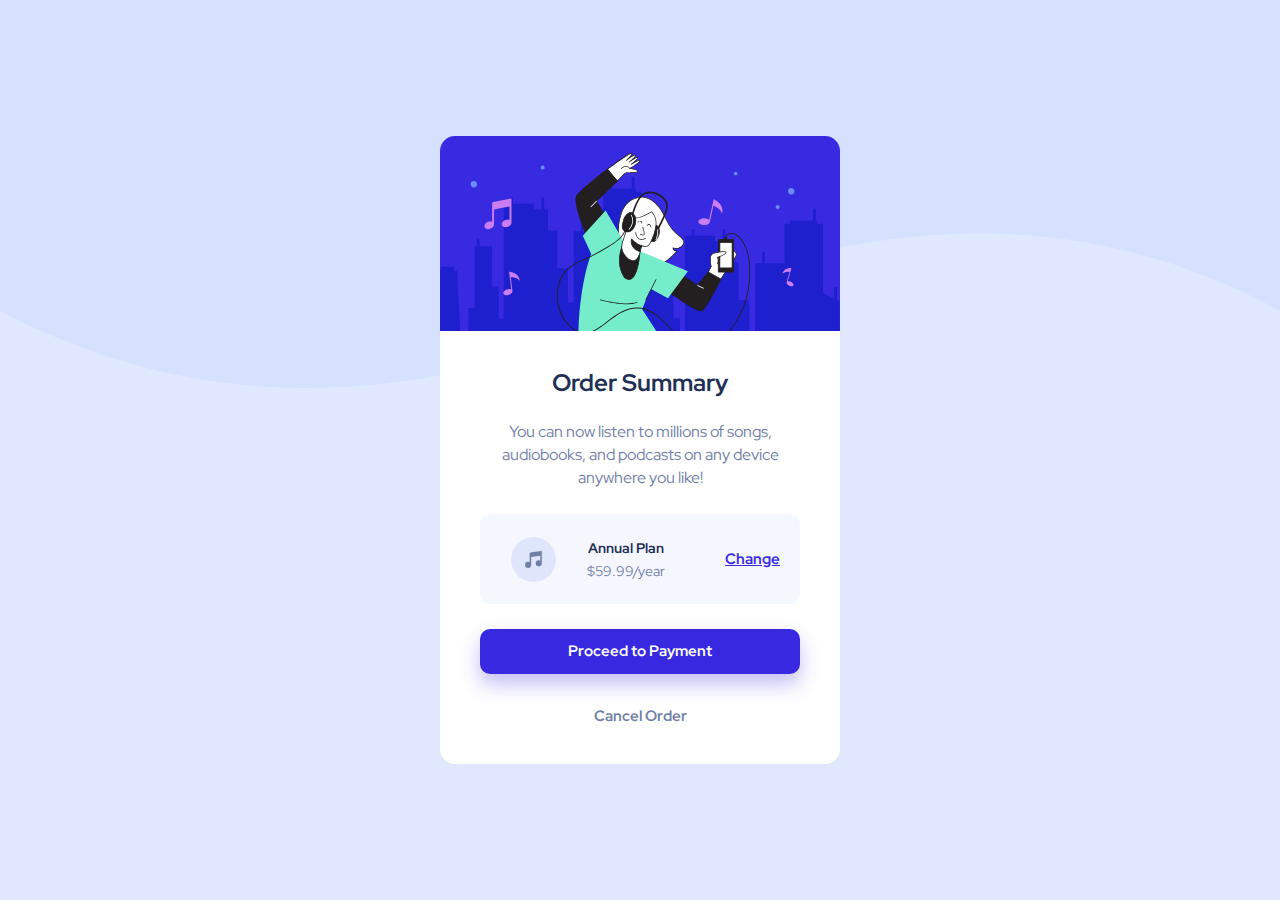
<file: index.html>
<!DOCTYPE html>
<html lang="en">
<head>
  <meta charset="UTF-8">
  <meta name="viewport" content="width=device-width, initial-scale=1.0"> <!-- displays site properly based on user's device -->

  <link rel="icon" type="image/png" sizes="32x32" href="./images/favicon-32x32.png">
  <link rel="stylesheet" href="assets/styles/main.css">
  <title> Order summary card</title>
</head>
<body>
  <main>
    <div class="container"> 
      <div class="background">
        <img src="assets/images/pattern-background-desktop.svg" alt="" class="desktop-background">
        <img src="assets/images/pattern-background-mobile.svg" alt="" class="mobile-background">
      </div>
      <div class="order-card"> 
        <img src="assets/images/illustration-hero.svg" alt="Person dancing happily while listening to music." class="hero-img">
        <div class="main-card">
          <h1> Order Summary </h1>
          <p class="description"> You can now listen to millions of songs, audiobooks, and podcasts on any device anywhere you like!</p>
          <div class="plan-btn"> 
            <div class="plan-btn-main"> 
              <img src="assets/images/icon-music.svg" alt="" class="music-img">
              <div class="plan-btn-text"> 
                <p id="annual-text"> Annual Plan</p>
                <p> $59.99/year</p>
              </div>
            </div>
            <a href="#" class="change-text">Change</a> 
          </div>
          <div class="payment-btn">
            <a href="#"> Proceed to Payment</a> 
          </div>
          <a href="#" class="cancel-btn"> Cancel Order</a>  
        </div>
      </div>
    </div>
  </main>

</body>
</html>
</file>
<file: assets/styles/main.css>
@import url('https://fonts.googleapis.com/css2?family=Red+Hat+Display:wght@500;700;900&display=swap');

/* CSS Resets */

/* http://meyerweb.com/eric/tools/css/reset/ 
   v2.0 | 20110126
   License: none (public domain)
*/

html, body, div, span, applet, object, iframe,
h1, h2, h3, h4, h5, h6, p, blockquote, pre,
a, abbr, acronym, address, big, cite, code,
del, dfn, em, img, ins, kbd, q, s, samp,
small, strike, strong, sub, sup, tt, var,
b, u, i, center,
dl, dt, dd, ol, ul, li,
fieldset, form, label, legend,
table, caption, tbody, tfoot, thead, tr, th, td,
article, aside, canvas, details, embed, 
figure, figcaption, footer, header, hgroup, 
menu, nav, output, ruby, section, summary,
time, mark, audio, video {
	margin: 0;
	padding: 0;
	border: 0;
	font-size: 100%;
	font: inherit;
	vertical-align: baseline;
}
/* HTML5 display-role reset for older browsers */
article, aside, details, figcaption, figure, 
footer, header, hgroup, menu, nav, section {
	display: block;
}
body {
	line-height: 1;
}
ol, ul {
	list-style: none;
}
blockquote, q {
	quotes: none;
}
blockquote:before, blockquote:after,
q:before, q:after {
	content: '';
	content: none;
}
table {
	border-collapse: collapse;
	border-spacing: 0;
}

/* General styles */

body {
	background-color: hsl(225, 100%, 94%)
}

h1 {
	font-family: 'Red Hat Display', sans-serif;
	font-weight: bold;
	font-size: 24px;
	padding-top: 40px;
	text-align: center;
	color: hsl(223, 47%, 23%);
}

p {
	font-family: 'Red Hat Display', sans-serif;
	font-size: 16px;
	text-align: center;
	color: hsl(224, 23%, 55%);
}

a {
	font-family: 'Red Hat Display', sans-serif;
	font-size: 15px;
}

img {
	width: 100%;
}

/* Background */

.background {
	grid-row: 1 / -1;
	grid-column: 1 / -1;
	z-index: 1;
}

.mobile-background {
	display: none;
}

/* Order Summary Card */

.container {
	display: grid;
	height: 100vh;
}

.order-card {
	grid-row: 1 / -1;
	grid-column: 1 / -1;
	z-index: 2;
	justify-self: center;
	align-self: center;
	width: 400px;
	display: grid;
	grid-template-columns: 1fr;
}

.main-card {
	display: grid;
	grid-template-columns: 1fr;
	gap: 25px;
	background: white;
	border-radius: 0px 0px 15px 15px;
	justify-items: center;
	align-items: center;
}

/* Images */

img.hero-img {
	border-radius: 15px 15px 0px 0px;
}

.music-img {
	width: 45px;
	justify-self: center;
}

/* Text */

.description {
	margin: 0px 30px 0px 30px;
	line-height: 23px; 
}

#annual-text {
	color: hsl(223, 47%, 23%);
	font-weight: bold;
}

.change-text {
	grid-column: span 1 \ -1;
    padding-right: 20px;
	justify-self: right;
	font-weight: bold;
	color: hsl(245, 75%, 52%);
}

.change-text:active {
	text-decoration: none;
	color: hsl(245, 75%, 52%, 0.7);
}

/* Buttons */
.plan-btn {
	display: grid;
	grid-template-columns: repeat(3, 1fr);
	align-items: center;
	height: 90px;
	width: 80%;
	border-radius: 10px 10px 10px 10px;
	background: hsl(225, 100%, 98%);
	border-style: none;
}

.plan-btn-main {
	display: grid;
	grid-template-columns: repeat(2, 1fr);
	grid-column: span 2 / 3;
    justify-items: left;
}

.plan-btn-text {
	display: grid;
	align-items: center;
}

.plan-btn-text p {
	font-size: 14px;
}

.payment-btn {
	height: 45px;
	width: 80%;
	border-radius: 10px 10px 10px 10px;
	background: hsl(245, 75%, 52%);
	font-weight: bold;
	border-style: none;
	box-shadow: 0px 10px 20px hsl(245, 75%, 52%, 0.3);
	cursor: pointer;
	text-align: center;
	display: grid;
}

.payment-btn a {
	color: white;
	text-decoration: none;
	align-self: center;
}

.payment-btn:focus, .payment-btn:active {
	background: hsl(245, 75%, 52%, 0.8);
}

.cancel-btn {
	padding: 10px 0px 15px 0px;
	color: hsl(224, 23%, 55%);
	font-weight: bold;
	border-style: none;
	margin-bottom: 25px;
	cursor: pointer;
	text-align: center;
	text-decoration: none;
}

.cancel-btn:focus, .cancel-btn:active {
	color: hsl(223, 47%, 23%);
}

/* Media Queries */

@media all and (max-width: 450px) {
	.order-card {
		width: 320px;
		justify-content: center;
		align-content: center;
	}

	.payment-btn {
		height: 50px;
	}

	.payment-btn a {
		font-size: 15px;
	}

	/* .cancel-btn {
		font-size: 15px;
	} */

	.desktop-background {
		display: none;
	}

	.mobile-background {
		display: block;
	}
}
</file>
